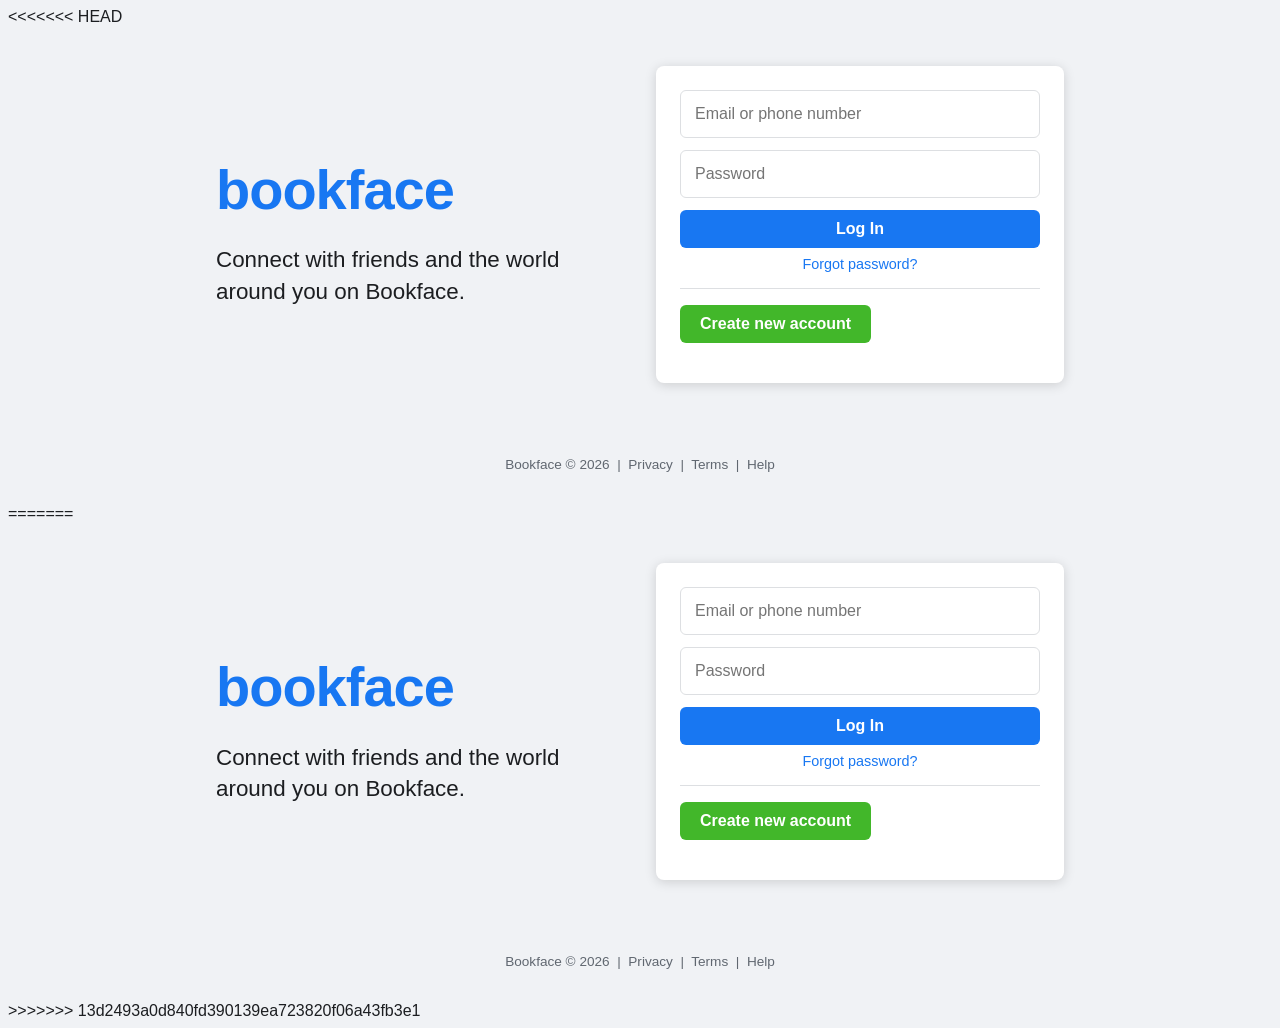
<file: index.html>
<<<<<<< HEAD
<!DOCTYPE html>
<html lang="en">
<head>
  <meta charset="UTF-8" />
  <meta name="viewport" content="width=device-width, initial-scale=1.0"/>
  <title>Bookface - Login</title>
  <link rel="stylesheet" href="style.css" />
</head>
<body class="auth-page">

  <div class="auth-container">
    <div class="auth-left">
      <h1 class="logo">bookface</h1>
      <p>Connect with friends and the world around you on Bookface.</p>
    </div>

    <div class="auth-box">
      <form id="loginForm" onsubmit="handleLogin(event)">
        <input type="text" id="username" placeholder="Email or phone number" required />
        <input type="password" id="password" placeholder="Password" required />
        <button type="submit" class="btn-primary">Log In</button>
        <a href="#" class="forgot-link">Forgot password?</a>
        <hr />
        <button type="button" class="btn-green" onclick="window.location='register.html'">Create new account</button>
      </form>
    </div>
  </div>

  <footer class="auth-footer">
    <p>Bookface &copy; 2026 &nbsp;|&nbsp; Privacy &nbsp;|&nbsp; Terms &nbsp;|&nbsp; Help</p>
  </footer>

  <script>
    function handleLogin(e) {
      e.preventDefault();
      const user = document.getElementById('username').value;
      localStorage.setItem('bf_user', user);
      window.location.href = 'feed.html';
    }
  </script>
</body>
</html>
=======
<!DOCTYPE html>
<html lang="en">
<head>
  <meta charset="UTF-8" />
  <meta name="viewport" content="width=device-width, initial-scale=1.0"/>
  <title>Bookface - Login</title>
  <link rel="stylesheet" href="style.css" />
</head>
<body class="auth-page">

  <div class="auth-container">
    <div class="auth-left">
      <h1 class="logo">bookface</h1>
      <p>Connect with friends and the world around you on Bookface.</p>
    </div>

    <div class="auth-box">
      <form id="loginForm" onsubmit="handleLogin(event)">
        <input type="text" id="username" placeholder="Email or phone number" required />
        <input type="password" id="password" placeholder="Password" required />
        <button type="submit" class="btn-primary">Log In</button>
        <a href="#" class="forgot-link">Forgot password?</a>
        <hr />
        <button type="button" class="btn-green" onclick="window.location='register.html'">Create new account</button>
      </form>
    </div>
  </div>

  <footer class="auth-footer">
    <p>Bookface &copy; 2026 &nbsp;|&nbsp; Privacy &nbsp;|&nbsp; Terms &nbsp;|&nbsp; Help</p>
  </footer>

  <script>
    function handleLogin(e) {
      e.preventDefault();
      const user = document.getElementById('username').value;
      localStorage.setItem('bf_user', user);
      window.location.href = 'feed.html';
    }
  </script>
</body>
</html>
>>>>>>> 13d2493a0d840fd390139ea723820f06a43fb3e1
</file>
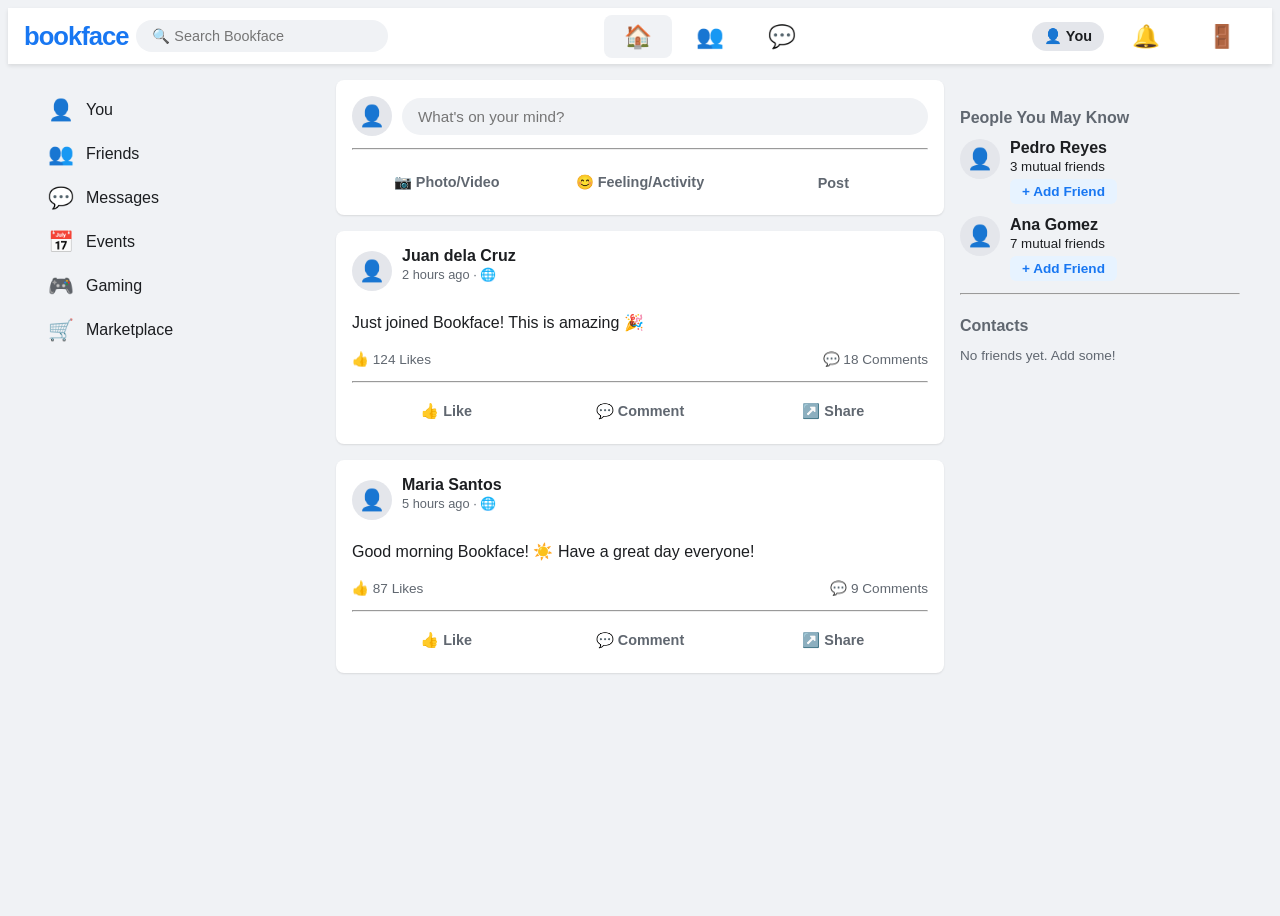
<file: feed.html>
<!DOCTYPE html>
<html lang="en">
<head>
  <meta charset="UTF-8"/>
  <meta name="viewport" content="width=device-width, initial-scale=1.0"/>
  <title>Bookface</title>
  <link rel="stylesheet" href="style.css"/>
</head>
<body class="feed-page">

  <nav class="navbar">
    <div class="nav-left">
      <span class="logo nav-logo">bookface</span>
      <div class="search-bar"><input type="text" placeholder="🔍 Search Bookface"/></div>
    </div>
    <div class="nav-center">
      <a href="feed.html" class="nav-icon active" title="Home">🏠</a>
      <a href="friends.html" class="nav-icon" title="Friends">👥</a>
      <a href="messages.html" class="nav-icon" title="Messages">💬</a>
    </div>
    <div class="nav-right">
      <a href="profile.html" class="nav-avatar" id="navUser">👤 Me</a>
      <a href="#" class="nav-icon" title="Notifications">🔔</a>
      <a href="index.html" class="nav-icon" title="Log Out">🚪</a>
    </div>
  </nav>

  <div class="feed-layout">

    <aside class="sidebar-left">
      <a href="profile.html" class="sidebar-item"><span>👤</span> <span id="sideUser">Profile</span></a>
      <a href="friends.html" class="sidebar-item"><span>👥</span> Friends</a>
      <a href="messages.html" class="sidebar-item"><span>💬</span> Messages</a>
      <a href="#" class="sidebar-item"><span>📅</span> Events</a>
      <a href="#" class="sidebar-item"><span>🎮</span> Gaming</a>
      <a href="#" class="sidebar-item"><span>🛒</span> Marketplace</a>
    </aside>

    <main class="feed-center">
      <div class="create-post card">
        <div class="create-post-top">
          <div class="avatar">👤</div>
          <input type="text" id="postInput" placeholder="What's on your mind?"/>
        </div>
        <hr/>
        <div class="create-post-actions">
          <button onclick="addPost()">📷 Photo/Video</button>
          <button onclick="addPost()">😊 Feeling/Activity</button>
          <button class="btn-post" onclick="addPost()">Post</button>
        </div>
      </div>

      <div id="postsContainer">
        <div class="card post">
          <div class="post-header">
            <div class="avatar">👤</div>
            <div><strong>Juan dela Cruz</strong><p class="post-time">2 hours ago · 🌐</p></div>
          </div>
          <p class="post-body">Just joined Bookface! This is amazing 🎉</p>
          <div class="post-stats"><span>👍 124 Likes</span><span>💬 18 Comments</span></div>
          <hr/>
          <div class="post-actions">
            <button onclick="likePost(this)">👍 Like</button>
            <button>💬 Comment</button>
            <button>↗️ Share</button>
          </div>
        </div>
        <div class="card post">
          <div class="post-header">
            <div class="avatar">👤</div>
            <div><strong>Maria Santos</strong><p class="post-time">5 hours ago · 🌐</p></div>
          </div>
          <p class="post-body">Good morning Bookface! ☀️ Have a great day everyone!</p>
          <div class="post-stats"><span>👍 87 Likes</span><span>💬 9 Comments</span></div>
          <hr/>
          <div class="post-actions">
            <button onclick="likePost(this)">👍 Like</button>
            <button>💬 Comment</button>
            <button>↗️ Share</button>
          </div>
        </div>
      </div>
    </main>

    <aside class="sidebar-right">
      <h4>People You May Know</h4>
      <div class="friend-suggest">
        <div class="avatar">👤</div>
        <div>
          <strong>Pedro Reyes</strong><br/>
          <small>3 mutual friends</small><br/>
          <button class="btn-add" onclick="addFriend(this,'Pedro Reyes')">+ Add Friend</button>
        </div>
      </div>
      <div class="friend-suggest">
        <div class="avatar">👤</div>
        <div>
          <strong>Ana Gomez</strong><br/>
          <small>7 mutual friends</small><br/>
          <button class="btn-add" onclick="addFriend(this,'Ana Gomez')">+ Add Friend</button>
        </div>
      </div>
      <hr/>
      <h4>Contacts</h4>
      <div id="contactsList"></div>
    </aside>

  </div>

  <script>
    const user = localStorage.getItem('bf_user') || 'You';
    document.getElementById('navUser').textContent = '👤 ' + user;
    document.getElementById('sideUser').textContent = user;

    function renderContacts() {
      const friends = JSON.parse(localStorage.getItem('bf_friends') || '[]');
      const list = document.getElementById('contactsList');
      if (friends.length === 0) {
        list.innerHTML = '<p style="color:#606770;font-size:0.85rem">No friends yet. Add some!</p>';
        return;
      }
      list.innerHTML = friends.map(f =>
        `<div class="contact-item" onclick="window.location='messages.html?to=${encodeURIComponent(f)}'">
          <span class="online-dot"></span> ${f}
        </div>`
      ).join('');
    }
    renderContacts();

    function addFriend(btn, name) {
      const friends = JSON.parse(localStorage.getItem('bf_friends') || '[]');
      if (!friends.includes(name)) { friends.push(name); localStorage.setItem('bf_friends', JSON.stringify(friends)); }
      btn.textContent = '✓ Friends';
      btn.disabled = true;
      renderContacts();
    }

    function addPost() {
      const input = document.getElementById('postInput');
      const text = input.value.trim();
      if (!text) return;
      const container = document.getElementById('postsContainer');
      const post = document.createElement('div');
      post.className = 'card post';
      post.innerHTML = `
        <div class="post-header"><div class="avatar">👤</div>
          <div><strong>${user}</strong><p class="post-time">Just now · 🌐</p></div></div>
        <p class="post-body">${text}</p>
        <div class="post-stats"><span>👍 0 Likes</span><span>💬 0 Comments</span></div>
        <hr/>
        <div class="post-actions">
          <button onclick="likePost(this)">👍 Like</button>
          <button>💬 Comment</button>
          <button>↗️ Share</button>
        </div>`;
      container.prepend(post);
      input.value = '';
    }

    function likePost(btn) {
      btn.style.color = '#1877f2';
      btn.style.fontWeight = 'bold';
    }
  </script>
</body>
</html>
</file>
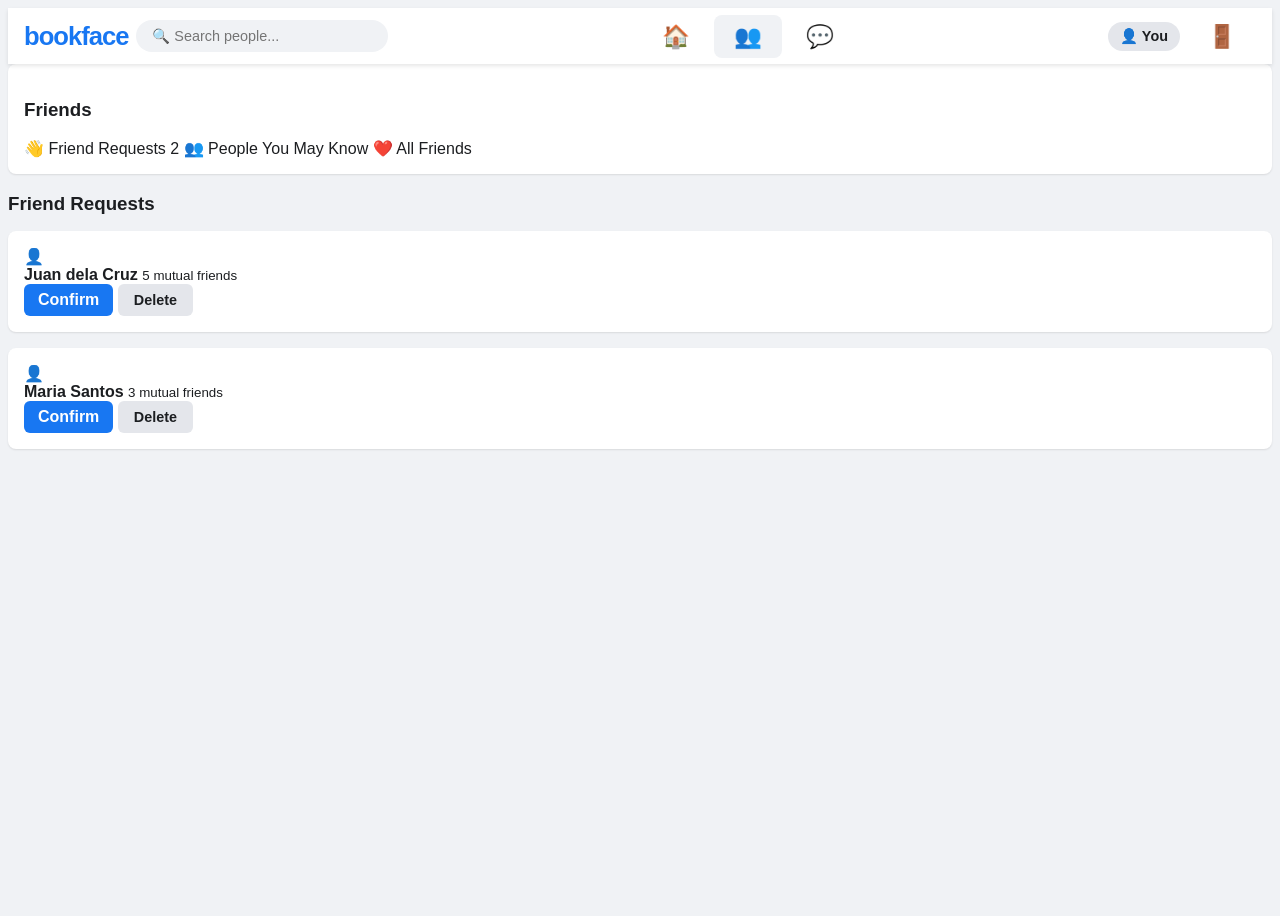
<file: friends.html>
<!DOCTYPE html>
<html lang="en">
<head>
  <meta charset="UTF-8"/>
  <meta name="viewport" content="width=device-width, initial-scale=1.0"/>
  <title>Bookface - Friends</title>
  <link rel="stylesheet" href="style.css"/>
</head>
<body class="feed-page">

  <nav class="navbar">
    <div class="nav-left">
      <a href="feed.html"><span class="logo nav-logo">bookface</span></a>
      <div class="search-bar"><input type="text" id="searchInput" placeholder="🔍 Search people..." oninput="searchPeople()"/></div>
    </div>
    <div class="nav-center">
      <a href="feed.html" class="nav-icon" title="Home">🏠</a>
      <a href="friends.html" class="nav-icon active" title="Friends">👥</a>
      <a href="messages.html" class="nav-icon" title="Messages">💬</a>
    </div>
    <div class="nav-right">
      <a href="profile.html" class="nav-avatar" id="navUser">👤 Me</a>
      <a href="index.html" class="nav-icon" title="Log Out">🚪</a>
    </div>
  </nav>

  <div class="friends-layout">

    <!-- LEFT PANEL -->
    <aside class="friends-sidebar card">
      <h3>Friends</h3>
      <a href="#" class="friends-nav-item active" onclick="showTab('requests')">👋 Friend Requests <span id="reqBadge" class="badge"></span></a>
      <a href="#" class="friends-nav-item" onclick="showTab('suggestions')">👥 People You May Know</a>
      <a href="#" class="friends-nav-item" onclick="showTab('myFriends')">❤️ All Friends</a>
    </aside>

    <!-- RIGHT PANEL -->
    <main class="friends-main">

      <!-- Friend Requests -->
      <div id="tab-requests">
        <h3 style="margin-bottom:16px">Friend Requests</h3>
        <div id="requestsList" class="friends-grid"></div>
      </div>

      <!-- Suggestions -->
      <div id="tab-suggestions" style="display:none">
        <h3 style="margin-bottom:16px">People You May Know</h3>
        <div id="suggestionsList" class="friends-grid"></div>
      </div>

      <!-- My Friends -->
      <div id="tab-myFriends" style="display:none">
        <h3 style="margin-bottom:16px">All Friends</h3>
        <div id="myFriendsList" class="friends-grid"></div>
      </div>

    </main>
  </div>

  <script>
    const user = localStorage.getItem('bf_user') || 'You';
    document.getElementById('navUser').textContent = '👤 ' + user;

    const allPeople = [
      { name: 'Juan dela Cruz', mutual: 5 },
      { name: 'Maria Santos', mutual: 3 },
      { name: 'Pedro Reyes', mutual: 7 },
      { name: 'Ana Gomez', mutual: 2 },
      { name: 'Carlo Bautista', mutual: 4 },
      { name: 'Liza Mendoza', mutual: 6 },
      { name: 'Rico Fernandez', mutual: 1 },
      { name: 'Jenny Cruz', mutual: 8 },
    ];

    // Simulate incoming requests (first 2 people)
    let requests = JSON.parse(localStorage.getItem('bf_requests') || JSON.stringify([allPeople[0], allPeople[1]]));
    let friends = JSON.parse(localStorage.getItem('bf_friends') || '[]');

    function save() {
      localStorage.setItem('bf_friends', JSON.stringify(friends));
      localStorage.setItem('bf_requests', JSON.stringify(requests));
    }

    function friendCard(person, type) {
      const isFriend = friends.includes(person.name);
      let actions = '';
      if (type === 'request') {
        actions = `<button class="btn-primary" style="width:auto;padding:7px 14px" onclick="acceptRequest('${person.name}')">Confirm</button>
                   <button class="btn-secondary" onclick="deleteRequest('${person.name}')">Delete</button>`;
      } else if (type === 'suggest') {
        actions = isFriend
          ? `<button class="btn-secondary" disabled>✓ Friends</button>`
          : `<button class="btn-primary" style="width:auto;padding:7px 14px" onclick="addFriend('${person.name}')">+ Add Friend</button>`;
      } else if (type === 'friend') {
        actions = `<button class="btn-secondary" onclick="removeFriend('${person.name}')">Unfriend</button>
                   <button class="btn-primary" style="width:auto;padding:7px 14px" onclick="window.location='messages.html?to=${encodeURIComponent(person.name)}'">💬 Message</button>`;
      }
      return `<div class="friend-card card" id="fc-${person.name.replace(/ /g,'_')}">
        <div class="friend-card-avatar">👤</div>
        <strong>${person.name}</strong>
        <small>${person.mutual} mutual friends</small>
        <div class="friend-card-actions">${actions}</div>
      </div>`;
    }

    function renderAll() {
      const reqBadge = document.getElementById('reqBadge');
      reqBadge.textContent = requests.length || '';

      document.getElementById('requestsList').innerHTML =
        requests.length ? requests.map(p => friendCard(p, 'request')).join('') : '<p style="color:#606770">No pending requests.</p>';

      const suggestions = allPeople.filter(p => !requests.find(r => r.name === p.name));
      document.getElementById('suggestionsList').innerHTML = suggestions.map(p => friendCard(p, 'suggest')).join('');

      document.getElementById('myFriendsList').innerHTML =
        friends.length ? friends.map(name => friendCard({ name, mutual: 0 }, 'friend')).join('') : '<p style="color:#606770">No friends yet.</p>';
    }

    function acceptRequest(name) {
      if (!friends.includes(name)) friends.push(name);
      requests = requests.filter(r => r.name !== name);
      save(); renderAll();
    }
    function deleteRequest(name) {
      requests = requests.filter(r => r.name !== name);
      save(); renderAll();
    }
    function addFriend(name) {
      if (!friends.includes(name)) friends.push(name);
      save(); renderAll();
    }
    function removeFriend(name) {
      friends = friends.filter(f => f !== name);
      save(); renderAll();
    }

    function showTab(tab) {
      ['requests','suggestions','myFriends'].forEach(t => {
        document.getElementById('tab-'+t).style.display = t === tab ? 'block' : 'none';
      });
      document.querySelectorAll('.friends-nav-item').forEach(a => a.classList.remove('active'));
      event.target.classList.add('active');
    }

    function searchPeople() {
      const q = document.getElementById('searchInput').value.toLowerCase();
      if (!q) { renderAll(); return; }
      const results = allPeople.filter(p => p.name.toLowerCase().includes(q));
      document.getElementById('suggestionsList').innerHTML = results.map(p => friendCard(p, 'suggest')).join('');
      showTab('suggestions');
    }

    renderAll();
  </script>
</body>
</html>
</file>
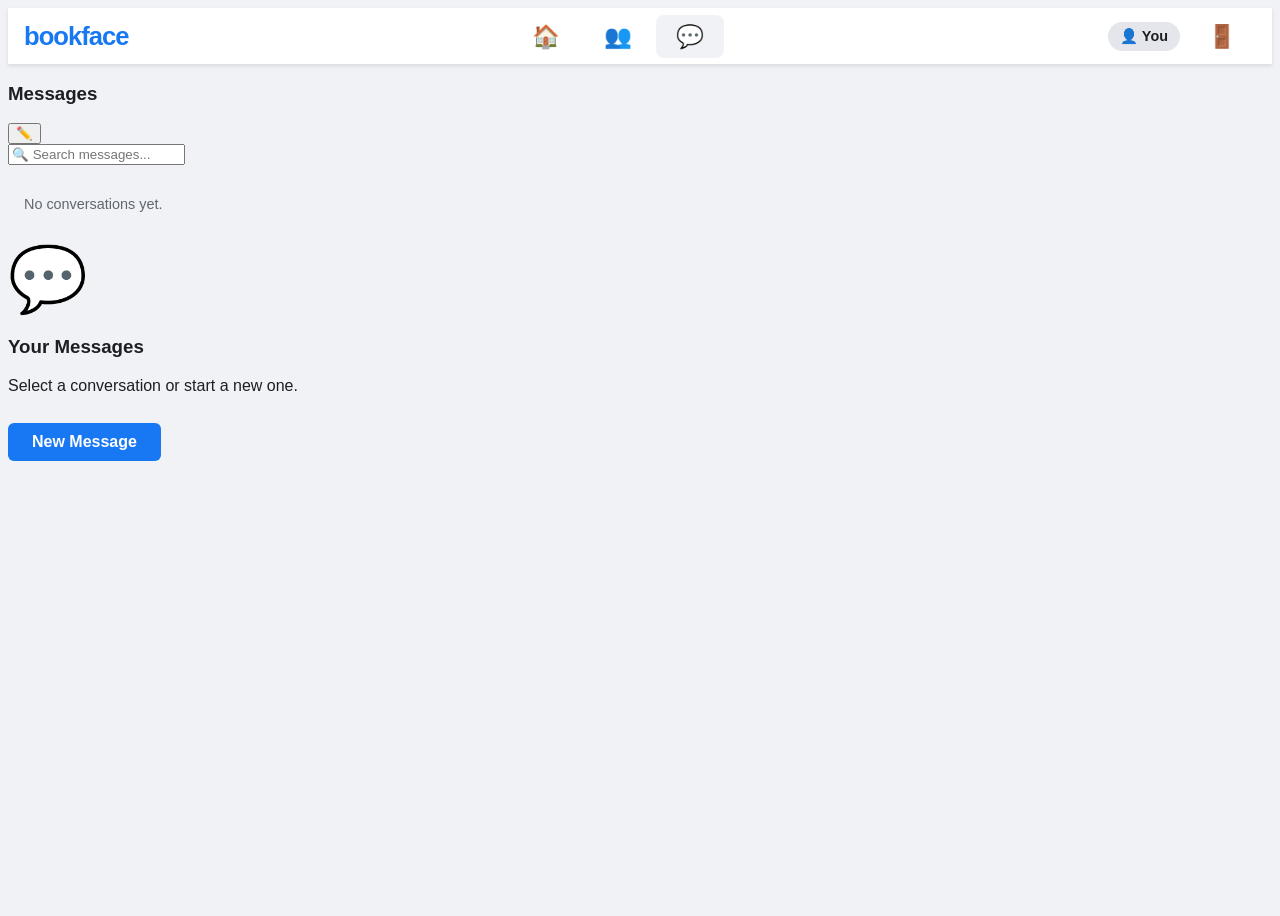
<file: messages.html>
<!DOCTYPE html>
<html lang="en">
<head>
  <meta charset="UTF-8"/>
  <meta name="viewport" content="width=device-width, initial-scale=1.0"/>
  <title>Bookface - Messages</title>
  <link rel="stylesheet" href="style.css"/>
</head>
<body class="feed-page">

  <nav class="navbar">
    <div class="nav-left">
      <a href="feed.html"><span class="logo nav-logo">bookface</span></a>
    </div>
    <div class="nav-center">
      <a href="feed.html" class="nav-icon" title="Home">🏠</a>
      <a href="friends.html" class="nav-icon" title="Friends">👥</a>
      <a href="messages.html" class="nav-icon active" title="Messages">💬</a>
    </div>
    <div class="nav-right">
      <a href="profile.html" class="nav-avatar" id="navUser">👤 Me</a>
      <a href="index.html" class="nav-icon" title="Log Out">🚪</a>
    </div>
  </nav>

  <div class="messages-layout">

    <!-- CONVERSATIONS LIST -->
    <aside class="conversations-panel">
      <div class="conv-header">
        <h3>Messages</h3>
        <button class="btn-icon" onclick="newConversation()">✏️</button>
      </div>
      <input type="text" class="conv-search" placeholder="🔍 Search messages..." oninput="filterConvs(this.value)"/>
      <div id="convList"></div>
    </aside>

    <!-- CHAT WINDOW -->
    <main class="chat-panel">
      <div id="chatEmpty" class="chat-empty">
        <div style="font-size:4rem">💬</div>
        <h3>Your Messages</h3>
        <p>Select a conversation or start a new one.</p>
        <button class="btn-primary" style="width:auto;padding:10px 24px;margin-top:12px" onclick="newConversation()">New Message</button>
      </div>

      <div id="chatWindow" style="display:none;height:100%;display:none;flex-direction:column">
        <div class="chat-header">
          <div class="avatar">👤</div>
          <div>
            <strong id="chatName"></strong>
            <p class="post-time" id="chatStatus">Active now</p>
          </div>
          <div style="margin-left:auto;display:flex;gap:8px">
            <button class="btn-icon">📞</button>
            <button class="btn-icon">📹</button>
          </div>
        </div>

        <div id="chatMessages" class="chat-messages"></div>

        <div class="chat-input-bar">
          <button class="btn-icon">📎</button>
          <input type="text" id="msgInput" placeholder="Aa" onkeydown="if(event.key==='Enter') sendMessage()"/>
          <button class="btn-icon">😊</button>
          <button class="btn-send" onclick="sendMessage()">➤</button>
        </div>
      </div>
    </main>

  </div>

  <!-- NEW MESSAGE MODAL -->
  <div id="newMsgModal" class="modal-overlay" style="display:none">
    <div class="modal-box">
      <div style="display:flex;justify-content:space-between;align-items:center;margin-bottom:16px">
        <h3>New Message</h3>
        <button class="btn-icon" onclick="closeModal()">✕</button>
      </div>
      <input type="text" id="modalSearch" placeholder="Search friends..." oninput="filterModalFriends(this.value)" style="width:100%;padding:10px;border:1px solid #dddfe2;border-radius:6px;margin-bottom:12px"/>
      <div id="modalFriendsList"></div>
    </div>
  </div>

  <script>
    const user = localStorage.getItem('bf_user') || 'You';
    document.getElementById('navUser').textContent = '👤 ' + user;

    let activeChat = null;
    let allMessages = JSON.parse(localStorage.getItem('bf_messages') || '{}');
    let friends = JSON.parse(localStorage.getItem('bf_friends') || '[]');

    // Seed some demo messages if empty
    if (Object.keys(allMessages).length === 0 && friends.length > 0) {
      allMessages[friends[0]] = [{ from: friends[0], text: 'Hey! Welcome to Bookface 👋', time: '10:00 AM' }];
      saveMessages();
    }

    function saveMessages() {
      localStorage.setItem('bf_messages', JSON.stringify(allMessages));
    }

    function getConvs() {
      return Object.keys(allMessages).map(name => ({
        name,
        last: allMessages[name].slice(-1)[0] || null
      }));
    }

    function renderConvList(filter = '') {
      const convs = getConvs().filter(c => c.name.toLowerCase().includes(filter.toLowerCase()));
      const list = document.getElementById('convList');
      if (convs.length === 0) {
        list.innerHTML = '<p style="padding:16px;color:#606770;font-size:0.9rem">No conversations yet.</p>';
        return;
      }
      list.innerHTML = convs.map(c => `
        <div class="conv-item ${activeChat === c.name ? 'active' : ''}" onclick="openChat('${c.name}')">
          <div class="avatar" style="width:48px;height:48px;font-size:1.5rem">👤</div>
          <div class="conv-info">
            <strong>${c.name}</strong>
            <p class="conv-last">${c.last ? (c.last.from === user ? 'You: ' : '') + c.last.text : 'Say hello!'}</p>
          </div>
          <span class="online-dot"></span>
        </div>`).join('');
    }

    function openChat(name) {
      activeChat = name;
      if (!allMessages[name]) allMessages[name] = [];
      document.getElementById('chatEmpty').style.display = 'none';
      const win = document.getElementById('chatWindow');
      win.style.display = 'flex';
      document.getElementById('chatName').textContent = name;
      renderMessages();
      renderConvList();
      document.getElementById('msgInput').focus();
    }

    function renderMessages() {
      const msgs = allMessages[activeChat] || [];
      const container = document.getElementById('chatMessages');
      container.innerHTML = msgs.map(m => `
        <div class="msg-row ${m.from === user ? 'msg-mine' : 'msg-theirs'}">
          ${m.from !== user ? '<div class="avatar" style="width:32px;height:32px;font-size:1rem;align-self:flex-end">👤</div>' : ''}
          <div class="msg-bubble ${m.from === user ? 'bubble-mine' : 'bubble-theirs'}">
            ${m.text}
            <span class="msg-time">${m.time}</span>
          </div>
        </div>`).join('');
      container.scrollTop = container.scrollHeight;
    }

    function sendMessage() {
      const input = document.getElementById('msgInput');
      const text = input.value.trim();
      if (!text || !activeChat) return;
      const now = new Date().toLocaleTimeString([], { hour: '2-digit', minute: '2-digit' });
      allMessages[activeChat].push({ from: user, text, time: now });
      saveMessages();
      renderMessages();
      renderConvList();
      input.value = '';

      // Simulate reply after 1.5s
      setTimeout(() => {
        const replies = ['😊', 'That\'s cool!', 'Nice!', 'Haha 😄', 'I agree!', 'Tell me more!'];
        const reply = replies[Math.floor(Math.random() * replies.length)];
        const replyTime = new Date().toLocaleTimeString([], { hour: '2-digit', minute: '2-digit' });
        allMessages[activeChat].push({ from: activeChat, text: reply, time: replyTime });
        saveMessages();
        renderMessages();
        renderConvList();
      }, 1500);
    }

    function filterConvs(val) { renderConvList(val); }

    function newConversation() {
      friends = JSON.parse(localStorage.getItem('bf_friends') || '[]');
      document.getElementById('newMsgModal').style.display = 'flex';
      renderModalFriends(friends);
    }

    function renderModalFriends(list) {
      document.getElementById('modalFriendsList').innerHTML = list.length
        ? list.map(f => `<div class="conv-item" onclick="startChat('${f}')">
            <div class="avatar">👤</div>
            <div class="conv-info"><strong>${f}</strong><p class="conv-last">Start a conversation</p></div>
          </div>`).join('')
        : '<p style="color:#606770">Add friends first to message them.</p>';
    }

    function filterModalFriends(val) {
      renderModalFriends(friends.filter(f => f.toLowerCase().includes(val.toLowerCase())));
    }

    function startChat(name) {
      closeModal();
      if (!allMessages[name]) allMessages[name] = [];
      saveMessages();
      openChat(name);
    }

    function closeModal() {
      document.getElementById('newMsgModal').style.display = 'none';
    }

    // Auto-open chat if ?to= param exists
    const params = new URLSearchParams(window.location.search);
    const toParam = params.get('to');
    if (toParam) {
      if (!allMessages[toParam]) allMessages[toParam] = [];
      saveMessages();
      openChat(toParam);
    }

    renderConvList();
  </script>
</body>
</html>
</file>
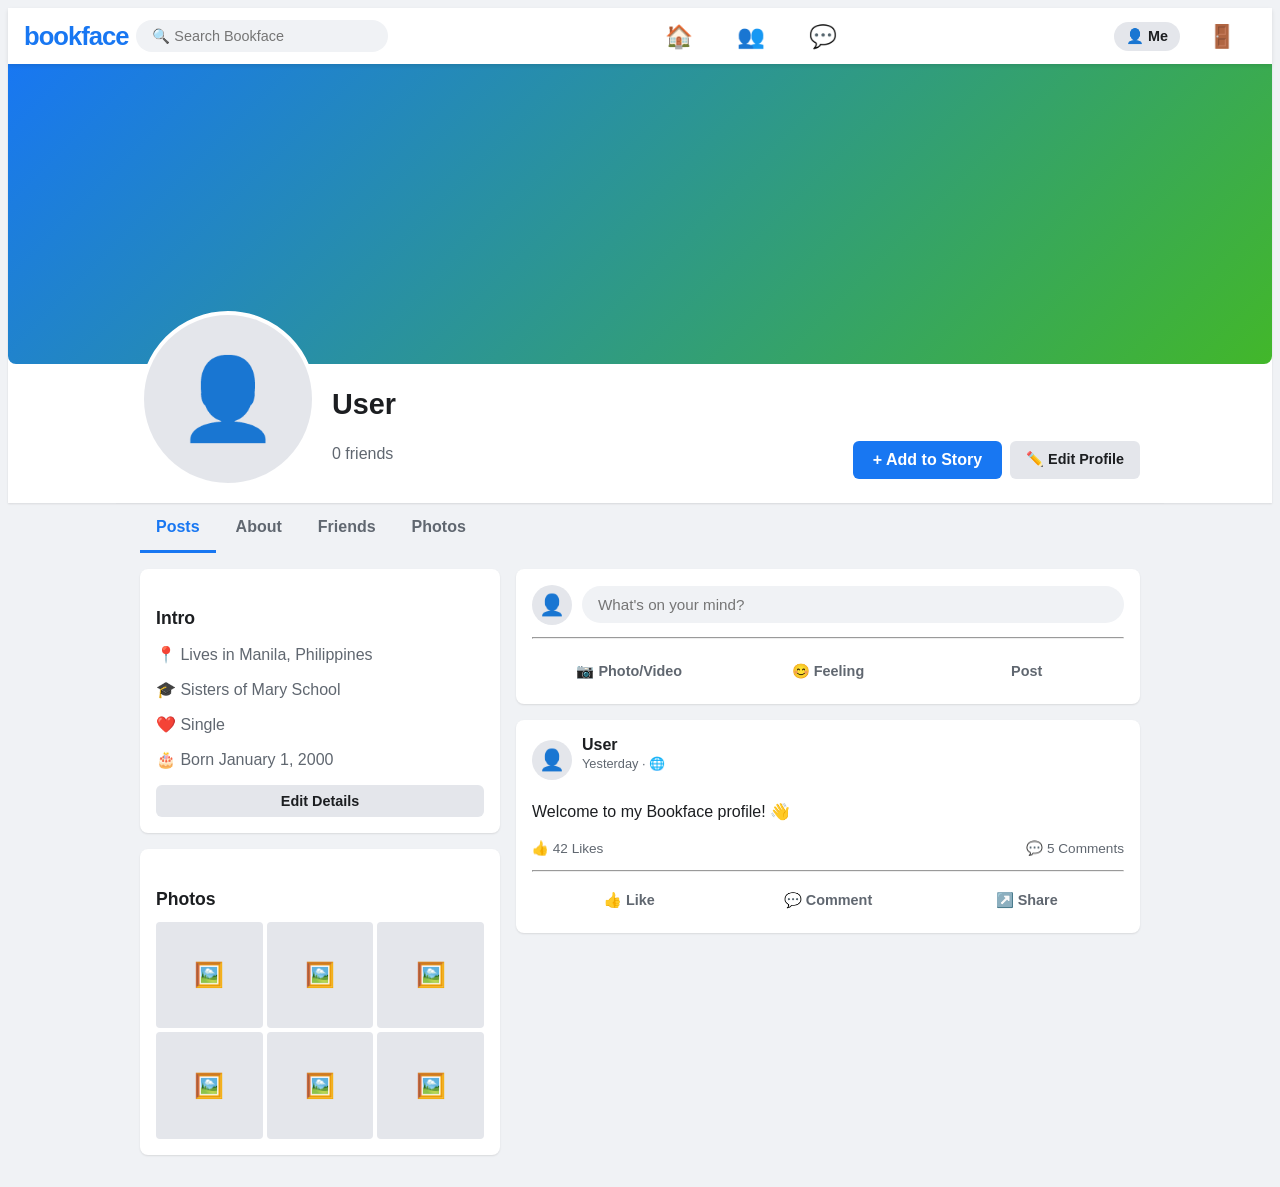
<file: profile.html>
<!DOCTYPE html>
<html lang="en">
<head>
  <meta charset="UTF-8"/>
  <meta name="viewport" content="width=device-width, initial-scale=1.0"/>
  <title>Bookface - Profile</title>
  <link rel="stylesheet" href="style.css"/>
</head>
<body class="feed-page">

  <nav class="navbar">
    <div class="nav-left">
      <a href="feed.html"><span class="logo nav-logo">bookface</span></a>
      <div class="search-bar"><input type="text" placeholder="🔍 Search Bookface"/></div>
    </div>
    <div class="nav-center">
      <a href="feed.html" class="nav-icon" title="Home">🏠</a>
      <a href="friends.html" class="nav-icon" title="Friends">👥</a>
      <a href="messages.html" class="nav-icon" title="Messages">💬</a>
    </div>
    <div class="nav-right">
      <a href="profile.html" class="nav-avatar active">👤 Me</a>
      <a href="index.html" class="nav-icon" title="Log Out">🚪</a>
    </div>
  </nav>

  <div class="profile-cover">
    <div class="cover-photo"></div>
    <div class="profile-info-bar">
      <div class="profile-pic-wrap">
        <div class="profile-pic-big">👤</div>
      </div>
      <div class="profile-name-area">
        <h2 id="profileName">User</h2>
        <p id="profileFriends">0 friends</p>
      </div>
      <div class="profile-actions">
        <button class="btn-primary">+ Add to Story</button>
        <button class="btn-secondary">✏️ Edit Profile</button>
      </div>
    </div>
  </div>

  <div class="profile-nav">
    <a href="#" class="active">Posts</a>
    <a href="#">About</a>
    <a href="friends.html">Friends</a>
    <a href="#">Photos</a>
  </div>

  <div class="profile-layout">
    <aside class="profile-sidebar">
      <div class="card">
        <h4>Intro</h4>
        <p>📍 Lives in Manila, Philippines</p>
        <p>🎓 Sisters of Mary School</p>
        <p>❤️ Single</p>
        <p>🎂 Born January 1, 2000</p>
        <button class="btn-secondary wide-btn">Edit Details</button>
      </div>
      <div class="card">
        <h4>Photos</h4>
        <div class="photo-grid">
          <div class="photo-thumb">🖼️</div>
          <div class="photo-thumb">🖼️</div>
          <div class="photo-thumb">🖼️</div>
          <div class="photo-thumb">🖼️</div>
          <div class="photo-thumb">🖼️</div>
          <div class="photo-thumb">🖼️</div>
        </div>
      </div>
    </aside>

    <main class="profile-posts">
      <div class="create-post card">
        <div class="create-post-top">
          <div class="avatar">👤</div>
          <input type="text" id="profilePostInput" placeholder="What's on your mind?"/>
        </div>
        <hr/>
        <div class="create-post-actions">
          <button>📷 Photo/Video</button>
          <button>😊 Feeling</button>
          <button class="btn-post" onclick="addProfilePost()">Post</button>
        </div>
      </div>

      <div id="profilePosts">
        <div class="card post">
          <div class="post-header">
            <div class="avatar">👤</div>
            <div><strong id="postUser">User</strong><p class="post-time">Yesterday · 🌐</p></div>
          </div>
          <p class="post-body">Welcome to my Bookface profile! 👋</p>
          <div class="post-stats"><span>👍 42 Likes</span><span>💬 5 Comments</span></div>
          <hr/>
          <div class="post-actions">
            <button onclick="likePost(this)">👍 Like</button>
            <button>💬 Comment</button>
            <button>↗️ Share</button>
          </div>
        </div>
      </div>
    </main>
  </div>

  <script>
    const user = localStorage.getItem('bf_user') || 'User';
    document.getElementById('profileName').textContent = user;
    document.getElementById('postUser').textContent = user;
    const friends = JSON.parse(localStorage.getItem('bf_friends') || '[]');
    document.getElementById('profileFriends').textContent = friends.length + ' friends';

    function addProfilePost() {
      const input = document.getElementById('profilePostInput');
      const text = input.value.trim();
      if (!text) return;
      const container = document.getElementById('profilePosts');
      const post = document.createElement('div');
      post.className = 'card post';
      post.innerHTML = `
        <div class="post-header"><div class="avatar">👤</div>
          <div><strong>${user}</strong><p class="post-time">Just now · 🌐</p></div></div>
        <p class="post-body">${text}</p>
        <div class="post-stats"><span>👍 0 Likes</span><span>💬 0 Comments</span></div>
        <hr/>
        <div class="post-actions">
          <button onclick="likePost(this)">👍 Like</button>
          <button>💬 Comment</button>
          <button>↗️ Share</button>
        </div>`;
      container.prepend(post);
      input.value = '';
    }

    function likePost(btn) {
      btn.style.color = '#1877f2';
      btn.style.fontWeight = 'bold';
    }
  </script>
</body>
</html>
</file>
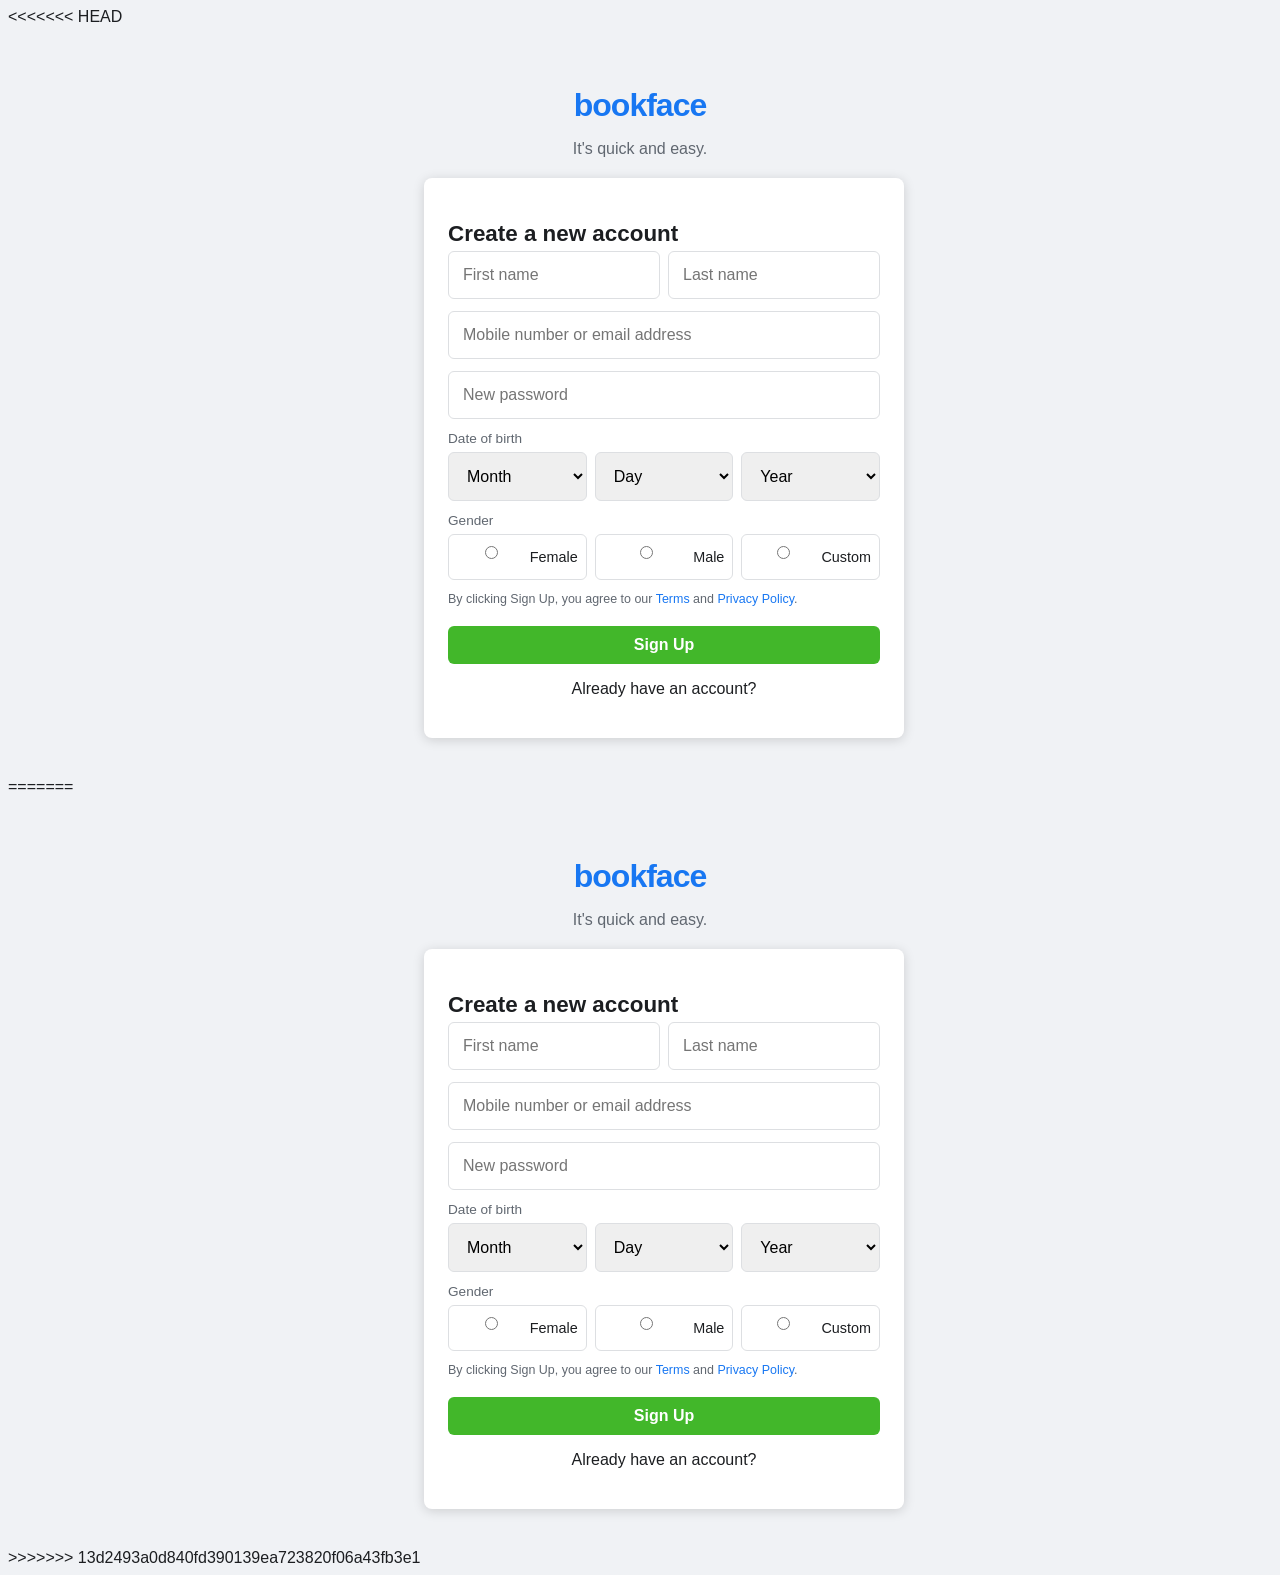
<file: register.html>
<<<<<<< HEAD
<!DOCTYPE html>
<html lang="en">
<head>
  <meta charset="UTF-8"/>
  <meta name="viewport" content="width=device-width, initial-scale=1.0"/>
  <title>Bookface - Sign Up</title>
  <link rel="stylesheet" href="style.css"/>
</head>
<body class="auth-page">

  <div class="register-container">
    <h1 class="logo" style="text-align:center;margin-bottom:4px;">bookface</h1>
    <p style="text-align:center;color:#606770;margin-bottom:20px;">It's quick and easy.</p>

    <div class="auth-box wide">
      <h2>Create a new account</h2>
      <form onsubmit="handleRegister(event)">
        <div class="name-row">
          <input type="text" placeholder="First name" required />
          <input type="text" id="regName" placeholder="Last name" required />
        </div>
        <input type="text" placeholder="Mobile number or email address" required />
        <input type="password" placeholder="New password" required />
        <label class="dob-label">Date of birth</label>
        <div class="name-row">
          <select><option>Month</option><option>January</option><option>February</option><option>March</option></select>
          <select><option>Day</option><option>1</option><option>2</option><option>3</option></select>
          <select><option>Year</option><option>2000</option><option>2001</option><option>2002</option></select>
        </div>
        <label class="dob-label">Gender</label>
        <div class="gender-row">
          <label><input type="radio" name="gender" value="female"/> Female</label>
          <label><input type="radio" name="gender" value="male"/> Male</label>
          <label><input type="radio" name="gender" value="custom"/> Custom</label>
        </div>
        <p class="terms-text">By clicking Sign Up, you agree to our <a href="#">Terms</a> and <a href="#">Privacy Policy</a>.</p>
        <button type="submit" class="btn-green wide-btn">Sign Up</button>
      </form>
      <p style="text-align:center;margin-top:12px;"><a href="index.html">Already have an account?</a></p>
    </div>
  </div>

  <script>
    function handleRegister(e) {
      e.preventDefault();
      window.location.href = 'feed.html';
    }
  </script>
</body>
</html>
=======
<!DOCTYPE html>
<html lang="en">
<head>
  <meta charset="UTF-8"/>
  <meta name="viewport" content="width=device-width, initial-scale=1.0"/>
  <title>Bookface - Sign Up</title>
  <link rel="stylesheet" href="style.css"/>
</head>
<body class="auth-page">

  <div class="register-container">
    <h1 class="logo" style="text-align:center;margin-bottom:4px;">bookface</h1>
    <p style="text-align:center;color:#606770;margin-bottom:20px;">It's quick and easy.</p>

    <div class="auth-box wide">
      <h2>Create a new account</h2>
      <form onsubmit="handleRegister(event)">
        <div class="name-row">
          <input type="text" placeholder="First name" required />
          <input type="text" id="regName" placeholder="Last name" required />
        </div>
        <input type="text" placeholder="Mobile number or email address" required />
        <input type="password" placeholder="New password" required />
        <label class="dob-label">Date of birth</label>
        <div class="name-row">
          <select><option>Month</option><option>January</option><option>February</option><option>March</option></select>
          <select><option>Day</option><option>1</option><option>2</option><option>3</option></select>
          <select><option>Year</option><option>2000</option><option>2001</option><option>2002</option></select>
        </div>
        <label class="dob-label">Gender</label>
        <div class="gender-row">
          <label><input type="radio" name="gender" value="female"/> Female</label>
          <label><input type="radio" name="gender" value="male"/> Male</label>
          <label><input type="radio" name="gender" value="custom"/> Custom</label>
        </div>
        <p class="terms-text">By clicking Sign Up, you agree to our <a href="#">Terms</a> and <a href="#">Privacy Policy</a>.</p>
        <button type="submit" class="btn-green wide-btn">Sign Up</button>
      </form>
      <p style="text-align:center;margin-top:12px;"><a href="index.html">Already have an account?</a></p>
    </div>
  </div>

  <script>
    function handleRegister(e) {
      e.preventDefault();
      window.location.href = 'feed.html';
    }
  </script>
</body>
</html>
>>>>>>> 13d2493a0d840fd390139ea723820f06a43fb3e1
</file>
<file: style.css>
<<<<<<< HEAD
/* ===== RESET & BASE ===== */
* { box-sizing: border-box; margin: 0; padding: 0; }
body { font-family: 'Segoe UI', Arial, sans-serif; background: #f0f2f5; color: #1c1e21; }
a { text-decoration: none; color: inherit; }

/* ===== LOGO ===== */
.logo { font-size: 2rem; font-weight: 900; color: #1877f2; letter-spacing: -1px; }
.nav-logo { font-size: 1.6rem; }

/* ===== BUTTONS ===== */
.btn-primary {
  background: #1877f2; color: white; border: none;
  padding: 10px 20px; border-radius: 6px; font-size: 1rem;
  cursor: pointer; font-weight: 600; width: 100%;
}
.btn-primary:hover { background: #166fe5; }
.btn-green {
  background: #42b72a; color: white; border: none;
  padding: 10px 20px; border-radius: 6px; font-size: 1rem;
  cursor: pointer; font-weight: 600;
}
.btn-green:hover { background: #36a420; }
.btn-secondary {
  background: #e4e6eb; color: #1c1e21; border: none;
  padding: 8px 16px; border-radius: 6px; font-size: 0.9rem;
  cursor: pointer; font-weight: 600;
}
.btn-secondary:hover { background: #d8dadf; }
.btn-post {
  background: #1877f2; color: white; border: none;
  padding: 7px 16px; border-radius: 6px; cursor: pointer;
  font-weight: 600; margin-left: auto;
}
.btn-add {
  background: #e7f3ff; color: #1877f2; border: none;
  padding: 5px 12px; border-radius: 6px; cursor: pointer;
  font-weight: 600; font-size: 0.85rem; margin-top: 4px;
}
.wide-btn { width: 100%; margin-top: 8px; }

/* ===== AUTH PAGE ===== */
.auth-page { background: #f0f2f5; min-height: 100vh; display: flex; flex-direction: column; }
.auth-container {
  display: flex; align-items: center; justify-content: center;
  gap: 60px; flex: 1; padding: 40px 20px;
}
.auth-left { max-width: 380px; }
.auth-left h1 { font-size: 3.5rem; margin-bottom: 16px; }
.auth-left p { font-size: 1.4rem; line-height: 1.4; color: #1c1e21; }
.auth-box {
  background: white; padding: 24px; border-radius: 8px;
  box-shadow: 0 2px 12px rgba(0,0,0,0.15); width: 360px;
}
.auth-box input, .auth-box select {
  width: 100%; padding: 14px; margin-bottom: 12px;
  border: 1px solid #dddfe2; border-radius: 6px; font-size: 1rem;
}
.auth-box input:focus { outline: none; border-color: #1877f2; }
.forgot-link { display: block; text-align: center; color: #1877f2; margin: 8px 0 16px; font-size: 0.9rem; }
.auth-box hr { border: none; border-top: 1px solid #dddfe2; margin: 16px 0; }
.auth-footer { text-align: center; padding: 20px; color: #606770; font-size: 0.85rem; }

/* ===== REGISTER ===== */
.register-container { max-width: 432px; margin: 40px auto; padding: 0 16px; }
.auth-box.wide { width: 100%; }
.auth-box h2 { font-size: 1.4rem; margin-bottom: 4px; }
.name-row { display: flex; gap: 8px; margin-bottom: 12px; }
.name-row input, .name-row select { flex: 1; margin-bottom: 0; }
.dob-label { font-size: 0.85rem; color: #606770; margin-bottom: 6px; display: block; }
.gender-row { display: flex; gap: 8px; margin-bottom: 12px; }
.gender-row label {
  flex: 1; border: 1px solid #dddfe2; border-radius: 6px;
  padding: 8px; display: flex; align-items: center; gap: 6px; font-size: 0.9rem;
}
.terms-text { font-size: 0.78rem; color: #606770; margin-bottom: 12px; }
.terms-text a { color: #1877f2; }

/* ===== NAVBAR ===== */
.navbar {
  position: sticky; top: 0; z-index: 100;
  background: white; box-shadow: 0 2px 4px rgba(0,0,0,0.1);
  display: flex; align-items: center; justify-content: space-between;
  padding: 0 16px; height: 56px;
}
.nav-left { display: flex; align-items: center; gap: 8px; }
.search-bar input {
  background: #f0f2f5; border: none; border-radius: 20px;
  padding: 8px 16px; font-size: 0.9rem; width: 220px; outline: none;
}
.nav-center { display: flex; gap: 4px; }
.nav-icon {
  font-size: 1.4rem; padding: 8px 20px; border-radius: 8px;
  color: #606770; transition: background 0.2s;
}
.nav-icon:hover, .nav-icon.active { background: #f0f2f5; color: #1877f2; }
.nav-right { display: flex; align-items: center; gap: 8px; }
.nav-avatar {
  background: #e4e6eb; padding: 6px 12px; border-radius: 20px;
  font-size: 0.9rem; font-weight: 600; color: #1c1e21;
}
.nav-avatar:hover { background: #d8dadf; }

/* ===== FEED LAYOUT ===== */
.feed-page { background: #f0f2f5; min-height: 100vh; }
.feed-layout {
  display: grid; grid-template-columns: 280px 1fr 280px;
  gap: 16px; max-width: 1200px; margin: 0 auto; padding: 16px;
}

/* ===== SIDEBARS ===== */
.sidebar-left, .sidebar-right { padding-top: 8px; }
.sidebar-item {
  display: flex; align-items: center; gap: 12px;
  padding: 10px 8px; border-radius: 8px; font-weight: 500;
  color: #1c1e21; transition: background 0.2s;
}
.sidebar-item:hover { background: #e4e6eb; }
.sidebar-item span:first-child { font-size: 1.3rem; }
.friend-suggest { display: flex; gap: 10px; align-items: flex-start; margin-bottom: 12px; }
.contact-item {
  display: flex; align-items: center; gap: 8px;
  padding: 8px 4px; font-weight: 500;
}
.online-dot {
  width: 10px; height: 10px; background: #42b72a;
  border-radius: 50%; display: inline-block;
}
.sidebar-right h4 { margin-bottom: 12px; color: #606770; }

/* ===== CARD ===== */
.card {
  background: white; border-radius: 8px;
  box-shadow: 0 1px 2px rgba(0,0,0,0.1); padding: 16px; margin-bottom: 16px;
}

/* ===== CREATE POST ===== */
.create-post-top { display: flex; align-items: center; gap: 10px; margin-bottom: 12px; }
.create-post-top input {
  flex: 1; background: #f0f2f5; border: none; border-radius: 20px;
  padding: 10px 16px; font-size: 0.95rem; cursor: pointer; outline: none;
}
.create-post-top input:focus { background: #e4e6eb; }
.create-post-actions { display: flex; align-items: center; gap: 4px; padding-top: 8px; }
.create-post-actions button {
  flex: 1; background: none; border: none; padding: 8px;
  border-radius: 6px; cursor: pointer; font-size: 0.9rem;
  font-weight: 600; color: #606770;
}
.create-post-actions button:hover { background: #f0f2f5; }

/* ===== POST ===== */
.post-header { display: flex; align-items: center; gap: 10px; margin-bottom: 10px; }
.post-time { font-size: 0.8rem; color: #606770; margin-top: 2px; }
.post-body { margin-bottom: 10px; line-height: 1.5; }
.post-stats { display: flex; justify-content: space-between; color: #606770; font-size: 0.85rem; padding: 6px 0; }
.post-actions { display: flex; gap: 4px; padding-top: 4px; }
.post-actions button {
  flex: 1; background: none; border: none; padding: 8px;
  border-radius: 6px; cursor: pointer; font-size: 0.9rem;
  font-weight: 600; color: #606770;
}
.post-actions button:hover { background: #f0f2f5; color: #1877f2; }

/* ===== AVATAR ===== */
.avatar {
  width: 40px; height: 40px; background: #e4e6eb;
  border-radius: 50%; display: flex; align-items: center;
  justify-content: center; font-size: 1.3rem; flex-shrink: 0;
}

/* ===== PROFILE PAGE ===== */
.profile-cover { background: white; box-shadow: 0 1px 2px rgba(0,0,0,0.1); }
.cover-photo { height: 300px; background: linear-gradient(135deg, #1877f2, #42b72a); border-radius: 0 0 8px 8px; }
.profile-info-bar {
  display: flex; align-items: flex-end; gap: 16px;
  padding: 0 24px 16px; max-width: 1000px; margin: 0 auto;
}
.profile-pic-wrap { margin-top: -60px; }
.profile-pic-big {
  width: 168px; height: 168px; background: #e4e6eb;
  border-radius: 50%; border: 4px solid white;
  display: flex; align-items: center; justify-content: center;
  font-size: 5rem;
}
.profile-name-area { flex: 1; padding-bottom: 8px; }
.profile-name-area h2 { font-size: 1.8rem; }
.profile-name-area p { color: #606770; }
.profile-actions { display: flex; gap: 8px; padding-bottom: 8px; }
.profile-actions button { width: auto; }

.profile-nav {
  display: flex; gap: 4px; padding: 0 24px;
  border-top: 1px solid #dddfe2; max-width: 1000px; margin: 0 auto;
}
.profile-nav a {
  padding: 14px 16px; font-weight: 600; color: #606770;
  border-bottom: 3px solid transparent;
}
.profile-nav a:hover, .profile-nav a.active { color: #1877f2; border-bottom-color: #1877f2; }

.profile-layout {
  display: grid; grid-template-columns: 360px 1fr;
  gap: 16px; max-width: 1000px; margin: 16px auto; padding: 0 16px;
}
.profile-sidebar .card h4 { margin-bottom: 12px; font-size: 1.1rem; }
.profile-sidebar .card p { margin-bottom: 8px; color: #606770; }
.photo-grid { display: grid; grid-template-columns: repeat(3, 1fr); gap: 4px; }
.photo-thumb {
  aspect-ratio: 1; background: #e4e6eb; border-radius: 4px;
  display: flex; align-items: center; justify-content: center; font-size: 1.5rem;
}

/* ===== RESPONSIVE ===== */
@media (max-width: 900px) {
  .feed-layout { grid-template-columns: 1fr; }
  .sidebar-left, .sidebar-right { display: none; }
  .auth-container { flex-direction: column; gap: 24px; }
  .profile-layout { grid-template-columns: 1fr; }
  .profile-info-bar { flex-wrap: wrap; }
}
=======
/* ===== RESET & BASE ===== */
* { box-sizing: border-box; margin: 0; padding: 0; }
body { font-family: 'Segoe UI', Arial, sans-serif; background: #f0f2f5; color: #1c1e21; }
a { text-decoration: none; color: inherit; }

/* ===== LOGO ===== */
.logo { font-size: 2rem; font-weight: 900; color: #1877f2; letter-spacing: -1px; }
.nav-logo { font-size: 1.6rem; }

/* ===== BUTTONS ===== */
.btn-primary {
  background: #1877f2; color: white; border: none;
  padding: 10px 20px; border-radius: 6px; font-size: 1rem;
  cursor: pointer; font-weight: 600; width: 100%;
}
.btn-primary:hover { background: #166fe5; }
.btn-green {
  background: #42b72a; color: white; border: none;
  padding: 10px 20px; border-radius: 6px; font-size: 1rem;
  cursor: pointer; font-weight: 600;
}
.btn-green:hover { background: #36a420; }
.btn-secondary {
  background: #e4e6eb; color: #1c1e21; border: none;
  padding: 8px 16px; border-radius: 6px; font-size: 0.9rem;
  cursor: pointer; font-weight: 600;
}
.btn-secondary:hover { background: #d8dadf; }
.btn-post {
  background: #1877f2; color: white; border: none;
  padding: 7px 16px; border-radius: 6px; cursor: pointer;
  font-weight: 600; margin-left: auto;
}
.btn-add {
  background: #e7f3ff; color: #1877f2; border: none;
  padding: 5px 12px; border-radius: 6px; cursor: pointer;
  font-weight: 600; font-size: 0.85rem; margin-top: 4px;
}
.wide-btn { width: 100%; margin-top: 8px; }

/* ===== AUTH PAGE ===== */
.auth-page { background: #f0f2f5; min-height: 100vh; display: flex; flex-direction: column; }
.auth-container {
  display: flex; align-items: center; justify-content: center;
  gap: 60px; flex: 1; padding: 40px 20px;
}
.auth-left { max-width: 380px; }
.auth-left h1 { font-size: 3.5rem; margin-bottom: 16px; }
.auth-left p { font-size: 1.4rem; line-height: 1.4; color: #1c1e21; }
.auth-box {
  background: white; padding: 24px; border-radius: 8px;
  box-shadow: 0 2px 12px rgba(0,0,0,0.15); width: 360px;
}
.auth-box input, .auth-box select {
  width: 100%; padding: 14px; margin-bottom: 12px;
  border: 1px solid #dddfe2; border-radius: 6px; font-size: 1rem;
}
.auth-box input:focus { outline: none; border-color: #1877f2; }
.forgot-link { display: block; text-align: center; color: #1877f2; margin: 8px 0 16px; font-size: 0.9rem; }
.auth-box hr { border: none; border-top: 1px solid #dddfe2; margin: 16px 0; }
.auth-footer { text-align: center; padding: 20px; color: #606770; font-size: 0.85rem; }

/* ===== REGISTER ===== */
.register-container { max-width: 432px; margin: 40px auto; padding: 0 16px; }
.auth-box.wide { width: 100%; }
.auth-box h2 { font-size: 1.4rem; margin-bottom: 4px; }
.name-row { display: flex; gap: 8px; margin-bottom: 12px; }
.name-row input, .name-row select { flex: 1; margin-bottom: 0; }
.dob-label { font-size: 0.85rem; color: #606770; margin-bottom: 6px; display: block; }
.gender-row { display: flex; gap: 8px; margin-bottom: 12px; }
.gender-row label {
  flex: 1; border: 1px solid #dddfe2; border-radius: 6px;
  padding: 8px; display: flex; align-items: center; gap: 6px; font-size: 0.9rem;
}
.terms-text { font-size: 0.78rem; color: #606770; margin-bottom: 12px; }
.terms-text a { color: #1877f2; }

/* ===== NAVBAR ===== */
.navbar {
  position: sticky; top: 0; z-index: 100;
  background: white; box-shadow: 0 2px 4px rgba(0,0,0,0.1);
  display: flex; align-items: center; justify-content: space-between;
  padding: 0 16px; height: 56px;
}
.nav-left { display: flex; align-items: center; gap: 8px; }
.search-bar input {
  background: #f0f2f5; border: none; border-radius: 20px;
  padding: 8px 16px; font-size: 0.9rem; width: 220px; outline: none;
}
.nav-center { display: flex; gap: 4px; }
.nav-icon {
  font-size: 1.4rem; padding: 8px 20px; border-radius: 8px;
  color: #606770; transition: background 0.2s;
}
.nav-icon:hover, .nav-icon.active { background: #f0f2f5; color: #1877f2; }
.nav-right { display: flex; align-items: center; gap: 8px; }
.nav-avatar {
  background: #e4e6eb; padding: 6px 12px; border-radius: 20px;
  font-size: 0.9rem; font-weight: 600; color: #1c1e21;
}
.nav-avatar:hover { background: #d8dadf; }

/* ===== FEED LAYOUT ===== */
.feed-page { background: #f0f2f5; min-height: 100vh; }
.feed-layout {
  display: grid; grid-template-columns: 280px 1fr 280px;
  gap: 16px; max-width: 1200px; margin: 0 auto; padding: 16px;
}

/* ===== SIDEBARS ===== */
.sidebar-left, .sidebar-right { padding-top: 8px; }
.sidebar-item {
  display: flex; align-items: center; gap: 12px;
  padding: 10px 8px; border-radius: 8px; font-weight: 500;
  color: #1c1e21; transition: background 0.2s;
}
.sidebar-item:hover { background: #e4e6eb; }
.sidebar-item span:first-child { font-size: 1.3rem; }
.friend-suggest { display: flex; gap: 10px; align-items: flex-start; margin-bottom: 12px; }
.contact-item {
  display: flex; align-items: center; gap: 8px;
  padding: 8px 4px; font-weight: 500;
}
.online-dot {
  width: 10px; height: 10px; background: #42b72a;
  border-radius: 50%; display: inline-block;
}
.sidebar-right h4 { margin-bottom: 12px; color: #606770; }

/* ===== CARD ===== */
.card {
  background: white; border-radius: 8px;
  box-shadow: 0 1px 2px rgba(0,0,0,0.1); padding: 16px; margin-bottom: 16px;
}

/* ===== CREATE POST ===== */
.create-post-top { display: flex; align-items: center; gap: 10px; margin-bottom: 12px; }
.create-post-top input {
  flex: 1; background: #f0f2f5; border: none; border-radius: 20px;
  padding: 10px 16px; font-size: 0.95rem; cursor: pointer; outline: none;
}
.create-post-top input:focus { background: #e4e6eb; }
.create-post-actions { display: flex; align-items: center; gap: 4px; padding-top: 8px; }
.create-post-actions button {
  flex: 1; background: none; border: none; padding: 8px;
  border-radius: 6px; cursor: pointer; font-size: 0.9rem;
  font-weight: 600; color: #606770;
}
.create-post-actions button:hover { background: #f0f2f5; }

/* ===== POST ===== */
.post-header { display: flex; align-items: center; gap: 10px; margin-bottom: 10px; }
.post-time { font-size: 0.8rem; color: #606770; margin-top: 2px; }
.post-body { margin-bottom: 10px; line-height: 1.5; }
.post-stats { display: flex; justify-content: space-between; color: #606770; font-size: 0.85rem; padding: 6px 0; }
.post-actions { display: flex; gap: 4px; padding-top: 4px; }
.post-actions button {
  flex: 1; background: none; border: none; padding: 8px;
  border-radius: 6px; cursor: pointer; font-size: 0.9rem;
  font-weight: 600; color: #606770;
}
.post-actions button:hover { background: #f0f2f5; color: #1877f2; }

/* ===== AVATAR ===== */
.avatar {
  width: 40px; height: 40px; background: #e4e6eb;
  border-radius: 50%; display: flex; align-items: center;
  justify-content: center; font-size: 1.3rem; flex-shrink: 0;
}

/* ===== PROFILE PAGE ===== */
.profile-cover { background: white; box-shadow: 0 1px 2px rgba(0,0,0,0.1); }
.cover-photo { height: 300px; background: linear-gradient(135deg, #1877f2, #42b72a); border-radius: 0 0 8px 8px; }
.profile-info-bar {
  display: flex; align-items: flex-end; gap: 16px;
  padding: 0 24px 16px; max-width: 1000px; margin: 0 auto;
}
.profile-pic-wrap { margin-top: -60px; }
.profile-pic-big {
  width: 168px; height: 168px; background: #e4e6eb;
  border-radius: 50%; border: 4px solid white;
  display: flex; align-items: center; justify-content: center;
  font-size: 5rem;
}
.profile-name-area { flex: 1; padding-bottom: 8px; }
.profile-name-area h2 { font-size: 1.8rem; }
.profile-name-area p { color: #606770; }
.profile-actions { display: flex; gap: 8px; padding-bottom: 8px; }
.profile-actions button { width: auto; }

.profile-nav {
  display: flex; gap: 4px; padding: 0 24px;
  border-top: 1px solid #dddfe2; max-width: 1000px; margin: 0 auto;
}
.profile-nav a {
  padding: 14px 16px; font-weight: 600; color: #606770;
  border-bottom: 3px solid transparent;
}
.profile-nav a:hover, .profile-nav a.active { color: #1877f2; border-bottom-color: #1877f2; }

.profile-layout {
  display: grid; grid-template-columns: 360px 1fr;
  gap: 16px; max-width: 1000px; margin: 16px auto; padding: 0 16px;
}
.profile-sidebar .card h4 { margin-bottom: 12px; font-size: 1.1rem; }
.profile-sidebar .card p { margin-bottom: 8px; color: #606770; }
.photo-grid { display: grid; grid-template-columns: repeat(3, 1fr); gap: 4px; }
.photo-thumb {
  aspect-ratio: 1; background: #e4e6eb; border-radius: 4px;
  display: flex; align-items: center; justify-content: center; font-size: 1.5rem;
}

/* ===== RESPONSIVE ===== */
@media (max-width: 900px) {
  .feed-layout { grid-template-columns: 1fr; }
  .sidebar-left, .sidebar-right { display: none; }
  .auth-container { flex-direction: column; gap: 24px; }
  .profile-layout { grid-template-columns: 1fr; }
  .profile-info-bar { flex-wrap: wrap; }
}
>>>>>>> 13d2493a0d840fd390139ea723820f06a43fb3e1
</file>
